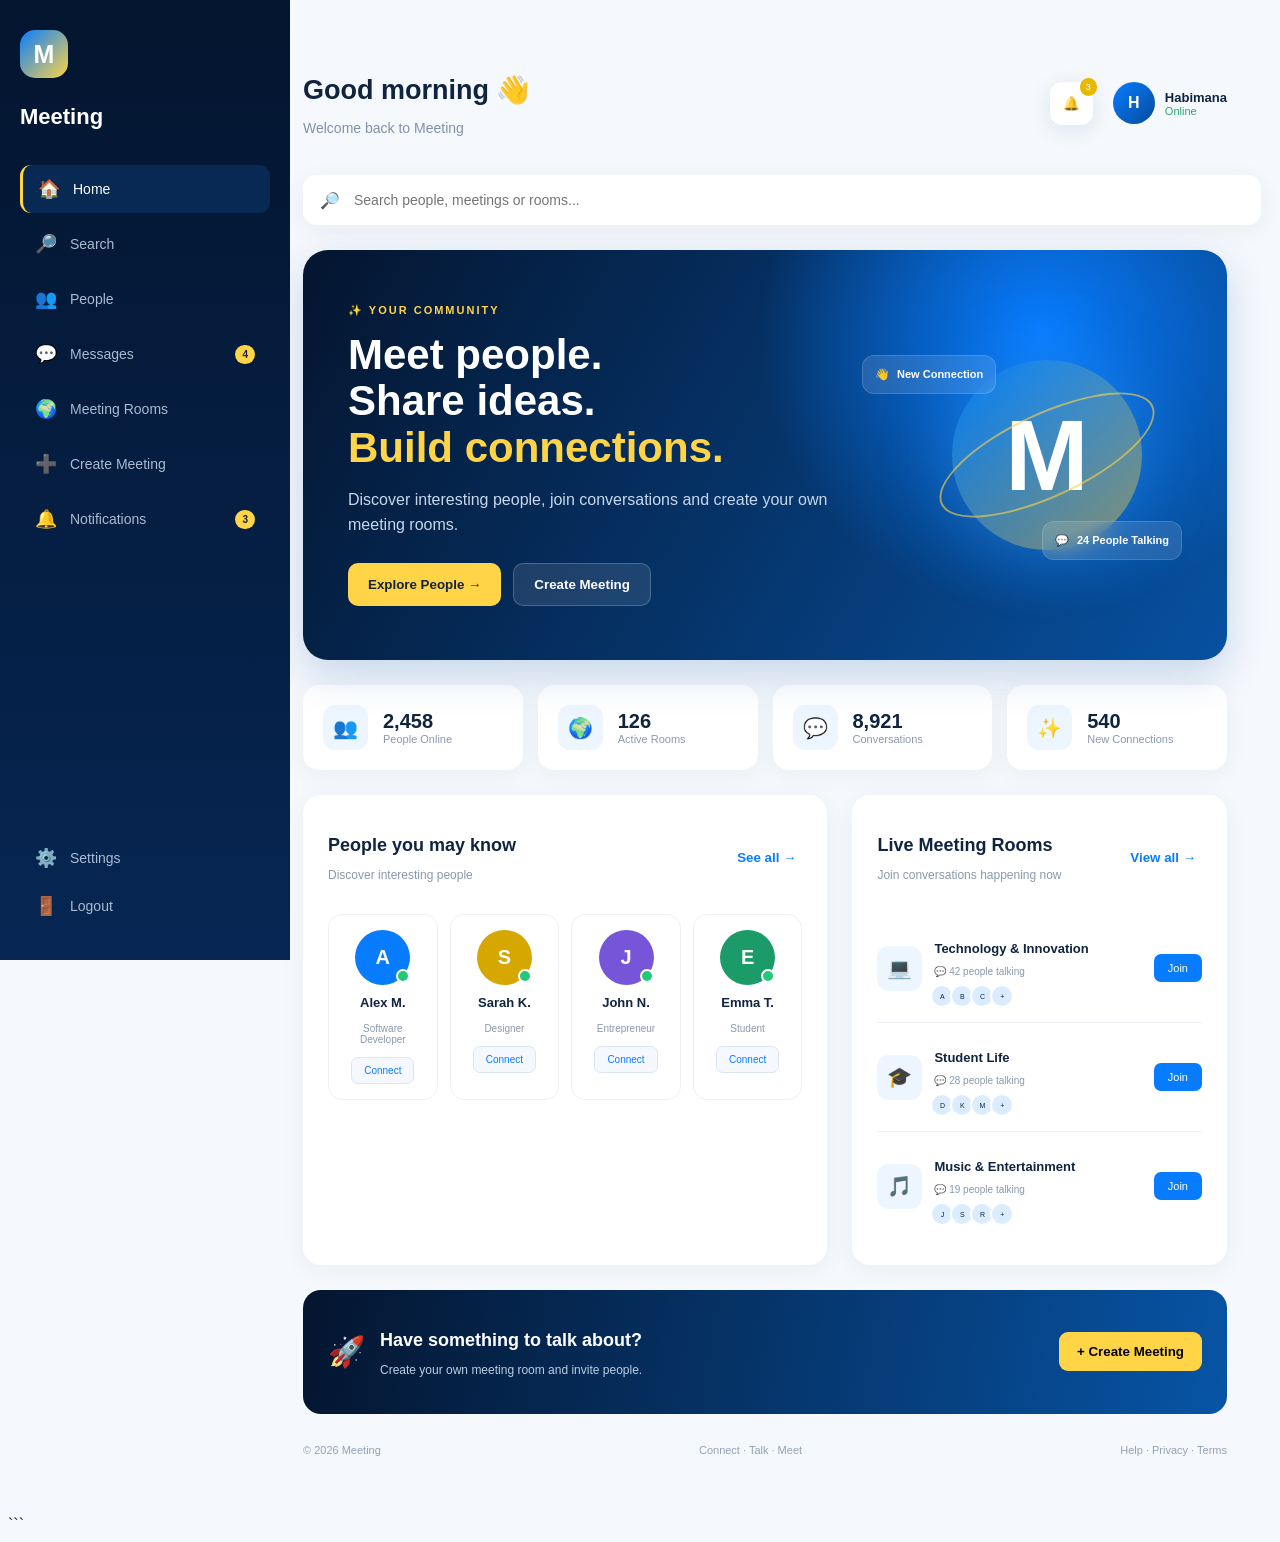
<file: home.html>
```html
<!DOCTYPE html>
<html lang="en">

<head>

    <meta charset="UTF-8">

    <meta name="viewport"
          content="width=device-width, initial-scale=1.0">

    <title>Meeting | Home</title>

    <link rel="stylesheet" href="home.css">

</head>


<body>


<!-- ================= SIDEBAR ================= -->

<aside class="sidebar">

    <div class="logo">
        M
    </div>

    <h2>Meeting</h2>


    <nav>

        <button class="nav-item active">
            <span>🏠</span>
            Home
        </button>

        <button class="nav-item">
            <span>🔎</span>
            Search
        </button>

        <button class="nav-item">
            <span>👥</span>
            People
        </button>

        <button class="nav-item">
            <span>💬</span>
            Messages
            <b>4</b>
        </button>

        <button class="nav-item">
            <span>🌍</span>
            Meeting Rooms
        </button>

        <button class="nav-item">
            <span>➕</span>
            Create Meeting
        </button>

        <button class="nav-item">
            <span>🔔</span>
            Notifications
            <b>3</b>
        </button>

    </nav>


    <div class="sidebar-bottom">

        <button class="nav-item">
            <span>⚙️</span>
            Settings
        </button>

        <button class="nav-item">
            <span>🚪</span>
            Logout
        </button>

    </div>

</aside>



<!-- ================= MAIN ================= -->

<main class="main">


    <!-- TOP BAR -->

    <header class="topbar">

        <div>

            <h1>
                Good morning 👋
            </h1>

            <p>
                Welcome back to Meeting
            </p>

        </div>


        <div class="top-actions">

            <button class="icon-button">
                🔔
                <span>3</span>
            </button>

            <div class="profile-mini">

                <div class="avatar">
                    H
                </div>

                <div>
                    <strong>Habimana</strong>
                    <small>Online</small>
                </div>

            </div>

        </div>

    </header>



    <!-- ================= SEARCH ================= -->

    <div class="search">

        <span>🔎</span>

        <input
            type="text"
            id="searchInput"
            placeholder="Search people, meetings or rooms..."
        >

    </div>



    <!-- ================= HERO ================= -->

    <section class="hero">

        <div class="hero-content">

            <span class="hero-label">
                ✨ YOUR COMMUNITY
            </span>

            <h2>
                Meet people.<br>
                Share ideas.<br>
                <strong>Build connections.</strong>
            </h2>

            <p>
                Discover interesting people, join conversations
                and create your own meeting rooms.
            </p>

            <div class="hero-buttons">

                <button class="primary">
                    Explore People →
                </button>

                <button class="secondary">
                    Create Meeting
                </button>

            </div>

        </div>


        <div class="hero-art">

            <div class="floating-card card-one">
                👋
                <strong>New Connection</strong>
            </div>

            <div class="floating-card card-two">
                💬
                <strong>24 People Talking</strong>
            </div>

            <div class="big-m">

                M

                <div class="orbit"></div>

            </div>

        </div>

    </section>



    <!-- ================= STATS ================= -->

    <section class="stats">

        <div class="stat">

            <span>👥</span>

            <div>
                <strong>2,458</strong>
                <small>People Online</small>
            </div>

        </div>


        <div class="stat">

            <span>🌍</span>

            <div>
                <strong>126</strong>
                <small>Active Rooms</small>
            </div>

        </div>


        <div class="stat">

            <span>💬</span>

            <div>
                <strong>8,921</strong>
                <small>Conversations</small>
            </div>

        </div>


        <div class="stat">

            <span>✨</span>

            <div>
                <strong>540</strong>
                <small>New Connections</small>
            </div>

        </div>

    </section>



    <!-- ================= CONTENT GRID ================= -->

    <div class="content-grid">


        <!-- DISCOVER PEOPLE -->

        <section class="section">

            <div class="section-title">

                <div>
                    <h2>People you may know</h2>
                    <p>Discover interesting people</p>
                </div>

                <button>
                    See all →
                </button>

            </div>


            <div class="people-grid">


                <article class="person">

                    <div class="person-avatar blue-avatar">
                        A
                        <i></i>
                    </div>

                    <h3>Alex M.</h3>

                    <p>Software Developer</p>

                    <button>Connect</button>

                </article>


                <article class="person">

                    <div class="person-avatar gold-avatar">
                        S
                        <i></i>
                    </div>

                    <h3>Sarah K.</h3>

                    <p>Designer</p>

                    <button>Connect</button>

                </article>


                <article class="person">

                    <div class="person-avatar purple-avatar">
                        J
                        <i></i>
                    </div>

                    <h3>John N.</h3>

                    <p>Entrepreneur</p>

                    <button>Connect</button>

                </article>


                <article class="person">

                    <div class="person-avatar green-avatar">
                        E
                        <i></i>
                    </div>

                    <h3>Emma T.</h3>

                    <p>Student</p>

                    <button>Connect</button>

                </article>

            </div>

        </section>



        <!-- ACTIVE ROOMS -->

        <section class="section rooms-section">

            <div class="section-title">

                <div>
                    <h2>Live Meeting Rooms</h2>
                    <p>Join conversations happening now</p>
                </div>

                <button>
                    View all →
                </button>

            </div>


            <div class="room">


                <div class="room-icon">
                    💻
                </div>

                <div class="room-info">

                    <h3>Technology & Innovation</h3>

                    <p>
                        💬 42 people talking
                    </p>

                    <div class="members">

                        <span>A</span>
                        <span>B</span>
                        <span>C</span>
                        <span>+</span>

                    </div>

                </div>

                <button class="join">
                    Join
                </button>

            </div>


            <div class="room">

                <div class="room-icon">
                    🎓
                </div>

                <div class="room-info">

                    <h3>Student Life</h3>

                    <p>
                        💬 28 people talking
                    </p>

                    <div class="members">

                        <span>D</span>
                        <span>K</span>
                        <span>M</span>
                        <span>+</span>

                    </div>

                </div>

                <button class="join">
                    Join
                </button>

            </div>


            <div class="room">

                <div class="room-icon">
                    🎵
                </div>

                <div class="room-info">

                    <h3>Music & Entertainment</h3>

                    <p>
                        💬 19 people talking
                    </p>

                    <div class="members">

                        <span>J</span>
                        <span>S</span>
                        <span>R</span>
                        <span>+</span>

                    </div>

                </div>

                <button class="join">
                    Join
                </button>

            </div>

        </section>

    </div>



    <!-- ================= CREATE MEETING ================= -->

    <section class="create">

        <div>

            <span>🚀</span>

            <div>

                <h2>
                    Have something to talk about?
                </h2>

                <p>
                    Create your own meeting room and invite people.
                </p>

            </div>

        </div>

        <button>
            + Create Meeting
        </button>

    </section>



    <!-- ================= FOOTER ================= -->

    <footer>

        <span>
            © 2026 Meeting
        </span>

        <span>
            Connect · Talk · Meet
        </span>

        <span>
            Help · Privacy · Terms
        </span>

    </footer>


</main>



<script src="home.js"></script>

</body>
</html>
```
</file>
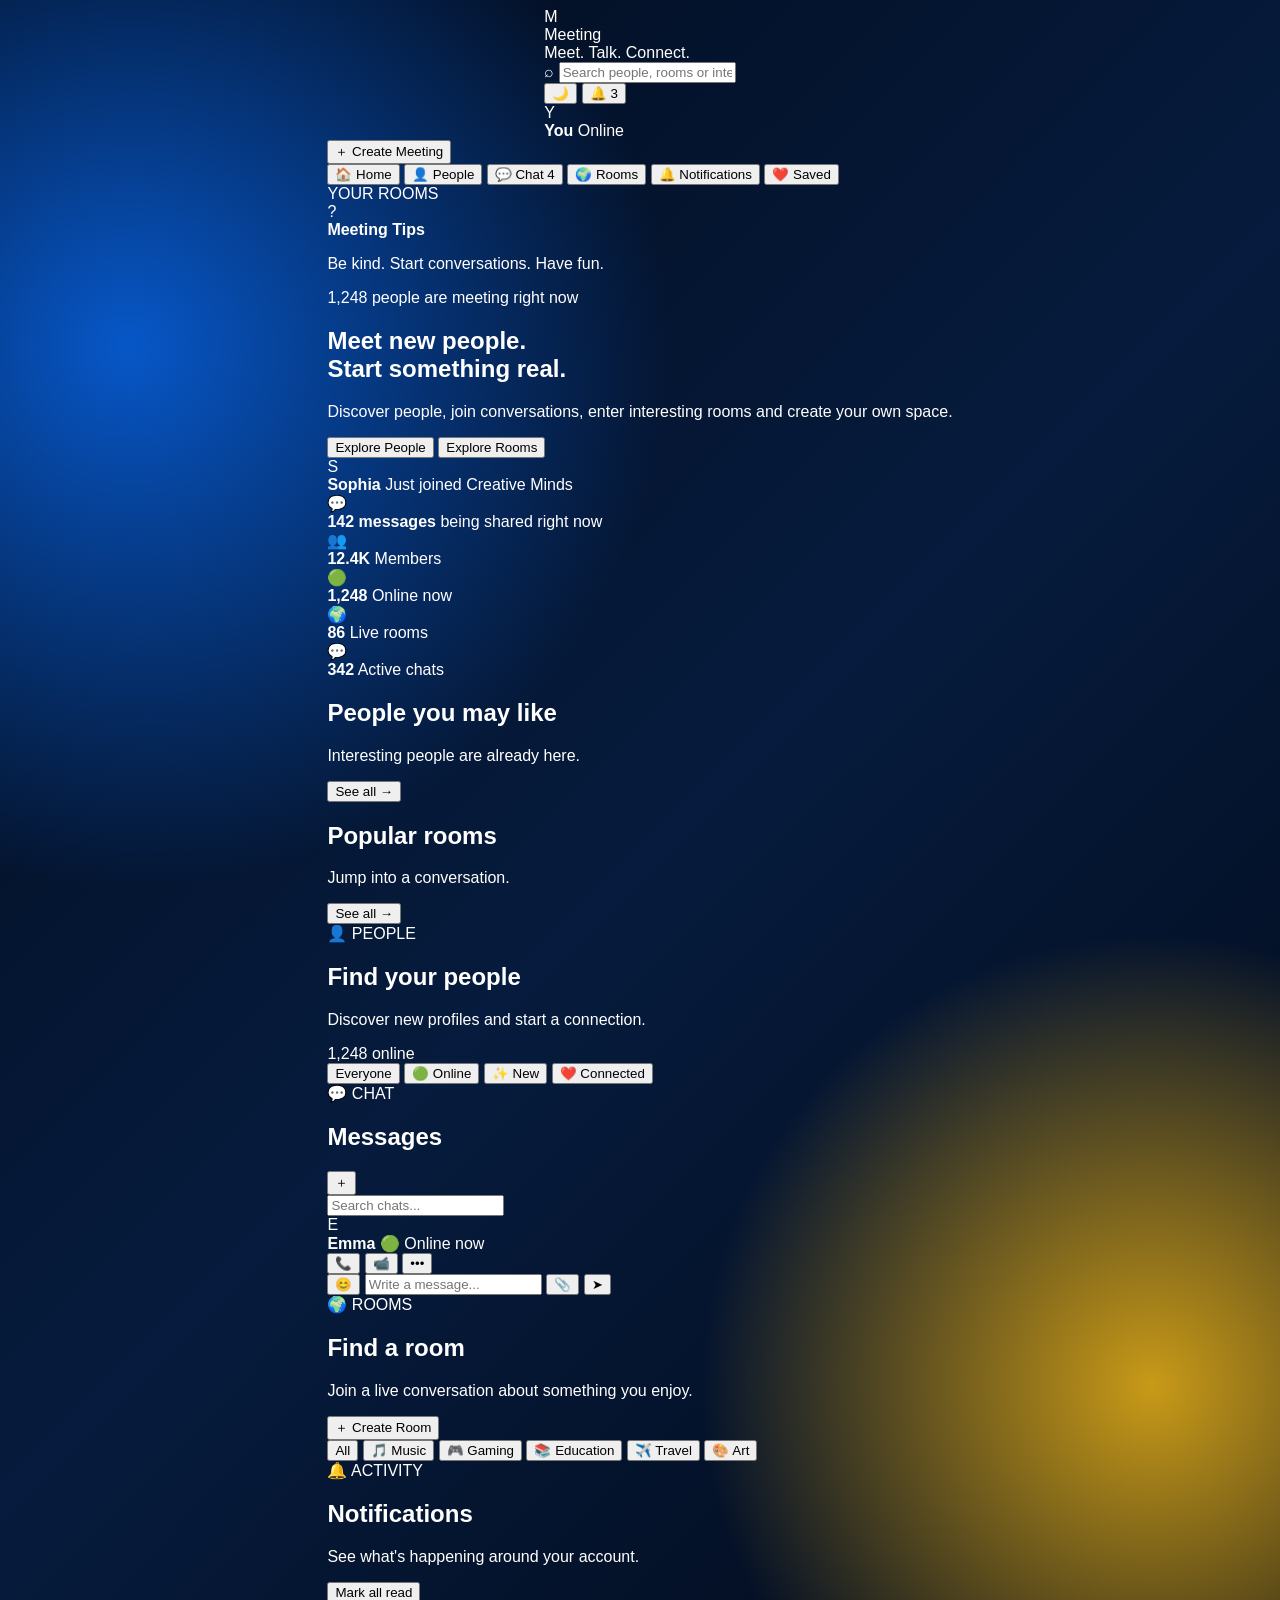
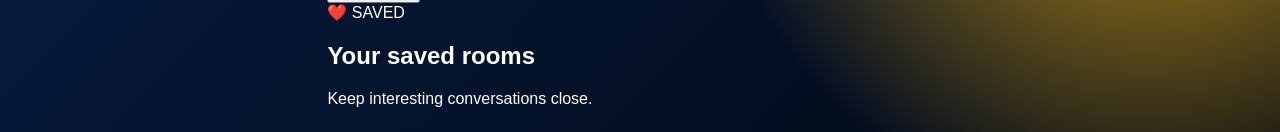
<file: meeting.html>
<!DOCTYPE html>
<html lang="en">
<head>
    <meta charset="UTF-8">
    <meta name="viewport" content="width=device-width, initial-scale=1.0">
    <title>Meeting — Meet. Talk. Connect.</title>
    <link rel="stylesheet" href="style.css">
</head>

<body>

    <!-- =========================
         TOP NAVBAR
    ========================== -->
    <header class="navbar">

        <div class="logo-area">
            <div class="logo-mark">M</div>

            <div>
                <div class="logo-text">Meeting</div>
                <div class="logo-subtitle">Meet. Talk. Connect.</div>
            </div>
        </div>

        <div class="search-box">
            <span>⌕</span>
            <input
                type="text"
                id="searchInput"
                placeholder="Search people, rooms or interests..."
            >
        </div>

        <div class="navbar-actions">

            <button class="round-btn" id="themeBtn" title="Change theme">
                🌙
            </button>

            <button class="round-btn notification-button" id="notificationBtn" title="Notifications">
                🔔
                <span class="notification-count" id="notificationCount">3</span>
            </button>

            <div class="nav-user">
                <div class="mini-avatar">Y</div>
                <div class="nav-user-text">
                    <strong id="navUsername">You</strong>
                    <span>Online</span>
                </div>
            </div>

        </div>

    </header>


    <!-- =========================
         APP LAYOUT
    ========================== -->
    <div class="app-layout">

        <!-- =========================
             SIDEBAR
        ========================== -->
        <aside class="sidebar">

            <button class="create-btn" id="createMeetingBtn">
                <span>＋</span>
                Create Meeting
            </button>

            <div class="menu">

                <button class="menu-item active" data-section="home">
                    <span>🏠</span>
                    <span>Home</span>
                </button>

                <button class="menu-item" data-section="people">
                    <span>👤</span>
                    <span>People</span>
                </button>

                <button class="menu-item" data-section="chat">
                    <span>💬</span>
                    <span>Chat</span>
                    <span class="menu-badge" id="messageBadge">4</span>
                </button>

                <button class="menu-item" data-section="rooms">
                    <span>🌍</span>
                    <span>Rooms</span>
                </button>

                <button class="menu-item" data-section="notifications">
                    <span>🔔</span>
                    <span>Notifications</span>
                </button>

                <button class="menu-item" data-section="saved">
                    <span>❤️</span>
                    <span>Saved</span>
                </button>

            </div>


            <div class="sidebar-heading">
                YOUR ROOMS
            </div>

            <div id="yourRooms"></div>


            <div class="sidebar-footer">

                <div class="help-card">
                    <div class="help-circle">?</div>

                    <div>
                        <strong>Meeting Tips</strong>
                        <p>Be kind. Start conversations. Have fun.</p>
                    </div>
                </div>

            </div>

        </aside>


        <!-- =========================
             MAIN CONTENT
        ========================== -->
        <main class="main-content">

            <!-- HOME SECTION -->
            <section class="page-section active-section" id="homeSection">

                <!-- HERO -->
                <div class="hero">

                    <div class="hero-glow glow-one"></div>
                    <div class="hero-glow glow-two"></div>

                    <div class="hero-content">

                        <div class="live-pill">
                            <span class="live-dot"></span>
                            1,248 people are meeting right now
                        </div>

                        <h1>
                            Meet new people.<br>
                            <span>Start something real.</span>
                        </h1>

                        <p>
                            Discover people, join conversations,
                            enter interesting rooms and create your own space.
                        </p>

                        <div class="hero-actions">

                            <button class="hero-primary" id="heroPeopleBtn">
                                Explore People
                            </button>

                            <button class="hero-secondary" id="heroRoomsBtn">
                                Explore Rooms
                            </button>

                        </div>

                    </div>

                    <div class="hero-side">

                        <div class="floating-card floating-card-one">
                            <div class="floating-avatar avatar-purple">S</div>
                            <div>
                                <strong>Sophia</strong>
                                <span>Just joined Creative Minds</span>
                            </div>
                            <span class="tiny-online"></span>
                        </div>

                        <div class="floating-card floating-card-two">
                            <div class="floating-icon">💬</div>
                            <div>
                                <strong>142 messages</strong>
                                <span>being shared right now</span>
                            </div>
                        </div>

                    </div>

                </div>


                <!-- STATS -->
                <div class="stats-grid">

                    <div class="stat-card">
                        <div class="stat-icon purple-icon">👥</div>
                        <div>
                            <strong>12.4K</strong>
                            <span>Members</span>
                        </div>
                    </div>

                    <div class="stat-card">
                        <div class="stat-icon green-icon">🟢</div>
                        <div>
                            <strong>1,248</strong>
                            <span>Online now</span>
                        </div>
                    </div>

                    <div class="stat-card">
                        <div class="stat-icon orange-icon">🌍</div>
                        <div>
                            <strong>86</strong>
                            <span>Live rooms</span>
                        </div>
                    </div>

                    <div class="stat-card">
                        <div class="stat-icon pink-icon">💬</div>
                        <div>
                            <strong>342</strong>
                            <span>Active chats</span>
                        </div>
                    </div>

                </div>


                <!-- PEOPLE PREVIEW -->
                <div class="section-block" id="peopleBlock">

                    <div class="section-header">
                        <div>
                            <h2>People you may like</h2>
                            <p>Interesting people are already here.</p>
                        </div>

                        <button class="link-button" data-go="people">
                            See all →
                        </button>
                    </div>

                    <div class="people-grid" id="homePeopleGrid"></div>

                </div>


                <!-- ROOMS PREVIEW -->
                <div class="section-block" id="roomsBlock">

                    <div class="section-header">
                        <div>
                            <h2>Popular rooms</h2>
                            <p>Jump into a conversation.</p>
                        </div>

                        <button class="link-button" data-go="rooms">
                            See all →
                        </button>
                    </div>

                    <div class="rooms-grid" id="homeRoomsGrid"></div>

                </div>

            </section>


            <!-- PEOPLE SECTION -->
            <section class="page-section" id="peopleSection">

                <div class="large-page-header">
                    <div>
                        <div class="eyebrow">👤 PEOPLE</div>
                        <h1>Find your people</h1>
                        <p>Discover new profiles and start a connection.</p>
                    </div>

                    <div class="people-online-pill">
                        <span></span>
                        1,248 online
                    </div>
                </div>

                <div class="filter-row">

                    <button class="filter-btn active-filter" data-filter="all">
                        Everyone
                    </button>

                    <button class="filter-btn" data-filter="online">
                        🟢 Online
                    </button>

                    <button class="filter-btn" data-filter="new">
                        ✨ New
                    </button>

                    <button class="filter-btn" data-filter="friends">
                        ❤️ Connected
                    </button>

                </div>

                <div class="people-full-grid" id="peopleFullGrid"></div>

            </section>


            <!-- CHAT SECTION -->
            <section class="page-section" id="chatSection">

                <div class="chat-page">

                    <div class="conversation-list">

                        <div class="chat-list-header">
                            <div>
                                <div class="eyebrow">💬 CHAT</div>
                                <h2>Messages</h2>
                            </div>

                            <button class="small-action-btn" id="newChatBtn">
                                ＋
                            </button>
                        </div>

                        <div class="conversation-search">
                            <input
                                type="text"
                                id="chatSearchInput"
                                placeholder="Search chats..."
                            >
                        </div>

                        <div id="conversationList"></div>

                    </div>


                    <div class="chat-main">

                        <div class="chat-main-header">

                            <div class="chat-contact">
                                <div class="chat-avatar" id="chatAvatar">E</div>

                                <div>
                                    <strong id="chatPersonName">Emma</strong>
                                    <span id="chatPersonStatus">🟢 Online now</span>
                                </div>
                            </div>

                            <div class="chat-header-actions">
                                <button>📞</button>
                                <button>📹</button>
                                <button>•••</button>
                            </div>

                        </div>

                        <div class="chat-messages" id="chatMessages"></div>

                        <form class="chat-form" id="chatForm">

                            <button type="button" class="chat-tool" id="emojiBtn">
                                😊
                            </button>

                            <input
                                type="text"
                                id="chatInput"
                                placeholder="Write a message..."
                                autocomplete="off"
                            >

                            <button type="button" class="chat-tool">
                                📎
                            </button>

                            <button type="submit" class="send-btn">
                                ➤
                            </button>

                        </form>

                    </div>

                </div>

            </section>


            <!-- ROOMS SECTION -->
            <section class="page-section" id="roomsSection">

                <div class="large-page-header">
                    <div>
                        <div class="eyebrow">🌍 ROOMS</div>
                        <h1>Find a room</h1>
                        <p>Join a live conversation about something you enjoy.</p>
                    </div>

                    <button class="header-create-btn" id="roomsCreateBtn">
                        ＋ Create Room
                    </button>
                </div>

                <div class="category-row">

                    <button class="category-btn active-category" data-category="all">
                        All
                    </button>

                    <button class="category-btn" data-category="music">
                        🎵 Music
                    </button>

                    <button class="category-btn" data-category="gaming">
                        🎮 Gaming
                    </button>

                    <button class="category-btn" data-category="education">
                        📚 Education
                    </button>

                    <button class="category-btn" data-category="travel">
                        ✈️ Travel
                    </button>

                    <button class="category-btn" data-category="art">
                        🎨 Art
                    </button>

                </div>

                <div class="rooms-full-grid" id="roomsFullGrid"></div>

            </section>


            <!-- NOTIFICATIONS SECTION -->
            <section class="page-section" id="notificationsSection">

                <div class="large-page-header">
                    <div>
                        <div class="eyebrow">🔔 ACTIVITY</div>
                        <h1>Notifications</h1>
                        <p>See what's happening around your account.</p>
                    </div>

                    <button class="header-create-btn" id="markAllReadBtn">
                        Mark all read
                    </button>
                </div>

                <div class="notification-list" id="notificationList"></div>

            </section>


            <!-- SAVED SECTION -->
            <section class="page-section" id="savedSection">

                <div class="large-page-header">
                    <div>
                        <div class="eyebrow">❤️ SAVED</div>
                        <h1>Your saved rooms</h1>
                        <p>Keep interesting conversations close.</p>
                    </div>
                </div>

                <div class="rooms-full-grid" id="savedRoomsGrid"></div>

                <div class="empty-state hidden" id="savedEmpty">
                    <div>♡</div>
                    <h3>Nothing saved yet</h3>
                    <p>Tap the heart on a room to save it here.</p>
                </div>

            </section>

        </main>

    </div>


    <!-- =========================
         CHAT POPUP
    ========================== -->
    <div class="mini-chat hidden" id="miniChat">

        <div class="mini-chat-header">

            <div>
                <strong id="miniChatTitle">Meeting Chat</strong>
                <span>Live conversation</span>
            </div>

            <button id="closeMiniChat">×</button>

        </div>

        <div class="mini-chat-body" id="miniChatBody">

            <div class="mini-message">
                <div class="mini-message-avatar">D</div>

                <div>
                    <small>Daniel</small>
                    <p>Hey everyone! 👋</p>
                </div>
            </div>

            <div class="mini-message">
                <div class="mini-message-avatar">E</div>

                <div>
                    <small>Emma</small>
                    <p>Nice meeting you all!</p>
                </div>
            </div>

        </div>

        <form class="mini-chat-form" id="miniChatForm">

            <input
                type="text"
                id="miniChatInput"
                placeholder="Say something..."
                autocomplete="off"
            >

            <button type="submit">➤</button>

        </form>

    </div>


    <!-- =========================
         CREATE ROOM MODAL
    ========================== -->
    <div class="modal hidden" id="createModal">

        <div class="modal-card">

            <button class="modal-close" id="closeCreateModal">×</button>

            <div class="eyebrow">➕ NEW ROOM</div>

            <h2>Create a Meeting</h2>
            <p>Give people a reason to join you.</p>

            <form id="createRoomForm">

                <label for="roomName">Room name</label>
                <input
                    type="text"
                    id="roomName"
                    placeholder="Example: Late Night Ideas"
                    required
                >

                <label for="roomDescription">Description</label>
                <textarea
                    id="roomDescription"
                    rows="4"
                    placeholder="What are people going to talk about?"
                ></textarea>

                <label for="roomCategory">Category</label>
                <select id="roomCategory">
                    <option value="general">💬 General</option>
                    <option value="music">🎵 Music</option>
                    <option value="gaming">🎮 Gaming</option>
                    <option value="education">📚 Education</option>
                    <option value="travel">✈️ Travel</option>
                    <option value="art">🎨 Art</option>
                </select>

                <button class="submit-create" type="submit">
                    Create Meeting
                </button>

            </form>

        </div>

    </div>


    <!-- =========================
         PROFILE POPUP
    ========================== -->
    <div class="modal hidden" id="profileModal">

        <div class="profile-card">

            <button class="modal-close" id="closeProfileModal">×</button>

            <div class="profile-cover"></div>

            <div class="profile-photo" id="profilePhoto">E</div>

            <div class="profile-content">

                <div class="profile-status">
                    <span></span>
                    Online
                </div>

                <h2 id="profileName">Emma</h2>

                <p id="profileBio">
                    Photography lover, traveler and storyteller.
                </p>

                <div class="profile-tags" id="profileTags"></div>

                <div class="profile-meta" id="profileMeta"></div>

                <div class="profile-actions">

                    <button class="profile-connect" id="profileConnectBtn">
                        Connect
                    </button>

                    <button class="profile-message" id="profileMessageBtn">
                        💬 Message
                    </button>

                </div>

            </div>

        </div>

    </div>


    <!-- =========================
         TOAST
    ========================== -->
    <div class="toast hidden" id="toast">
        <div class="toast-icon">✓</div>

        <div>
            <strong id="toastTitle">Meeting</strong>
            <p id="toastMessage">Done</p>
        </div>
    </div>


    <script src="script.js"></script>
</body>
</html>
</file>
<file: home.css>
```css
* {
    margin: 0;
    padding: 0;
    box-sizing: border-box;
}

body {
    font-family: Arial, sans-serif;

    background: #f5f8fc;

    color: #10233f;
}


/* ================= SIDEBAR ================= */

.sidebar {

    position: fixed;

    left: 0;
    top: 0;

    width: 250px;
    height: 100vh;

    background:
        linear-gradient(
            180deg,
            #04152f,
            #062653
        );

    color: white;

    padding: 30px 20px;

    display: flex;
    flex-direction: column;

    z-index: 100;
}


.logo {

    width: 48px;
    height: 48px;

    border-radius: 15px;

    display: flex;
    align-items: center;
    justify-content: center;

    background:
        linear-gradient(
            135deg,
            #087cff,
            #ffd447
        );

    font-size: 25px;
    font-weight: bold;

    margin-bottom: 8px;
}


.sidebar h2 {

    font-size: 22px;

    margin-bottom: 35px;
}


nav {

    display: flex;

    flex-direction: column;

    gap: 7px;
}


.nav-item {

    width: 100%;

    border: none;

    background: transparent;

    color: #aabbd2;

    padding: 13px 15px;

    border-radius: 11px;

    display: flex;

    align-items: center;

    gap: 13px;

    cursor: pointer;

    text-align: left;

    font-size: 14px;

    transition: .25s;
}


.nav-item span {

    font-size: 18px;
}


.nav-item:hover,
.nav-item.active {

    background: rgba(30,140,255,.15);

    color: white;
}


.nav-item.active {

    border-left: 3px solid #ffd447;
}


.nav-item b {

    margin-left: auto;

    background: #ffd447;

    color: #14223a;

    font-size: 10px;

    padding: 4px 7px;

    border-radius: 20px;
}


.sidebar-bottom {

    margin-top: auto;
}


/* ================= MAIN ================= */

.main {

    margin-left: 250px;

    padding: 30px 45px;

    max-width: 1500px;
}


/* TOP BAR */

.topbar {

    display: flex;

    justify-content: space-between;

    align-items: center;

    margin-bottom: 25px;
}


.topbar h1 {

    font-size: 27px;

    margin-bottom: 5px;
}


.topbar p {

    color: #8291a7;

    font-size: 14px;
}


.top-actions {

    display: flex;

    align-items: center;

    gap: 20px;
}


.icon-button {

    position: relative;

    border: none;

    background: white;

    width: 43px;
    height: 43px;

    border-radius: 12px;

    cursor: pointer;

    box-shadow: 0 5px 20px #dce4ee;
}


.icon-button span {

    position: absolute;

    top: -4px;
    right: -4px;

    background: #e9b900;

    color: white;

    font-size: 9px;

    padding: 4px 6px;

    border-radius: 20px;
}


.profile-mini {

    display: flex;

    align-items: center;

    gap: 10px;
}


.profile-mini strong {

    display: block;

    font-size: 13px;
}


.profile-mini small {

    color: #28a86b;

    font-size: 11px;
}


.avatar {

    width: 42px;
    height: 42px;

    border-radius: 50%;

    display: flex;
    align-items: center;
    justify-content: center;

    color: white;

    font-weight: bold;

    background:
        linear-gradient(
            135deg,
            #087cff,
            #064c9c
        );
}


/* SEARCH */

.search {

    width: 100%;

    height: 50px;

    background: white;

    border-radius: 13px;

    display: flex;

    align-items: center;

    gap: 12px;

    padding: 0 17px;

    margin-bottom: 25px;

    box-shadow: 0 5px 25px rgba(30,60,100,.06);
}


.search input {

    flex: 1;

    border: none;

    outline: none;

    font-size: 14px;
}


/* HERO */

.hero {

    min-height: 320px;

    border-radius: 25px;

    overflow: hidden;

    position: relative;

    display: flex;

    align-items: center;

    justify-content: space-between;

    padding: 45px;

    color: white;

    background:
        radial-gradient(
            circle at 80% 20%,
            #087cff,
            transparent 35%
        ),
        linear-gradient(
            120deg,
            #04152f,
            #0751a1
        );

    box-shadow: 0 15px 40px rgba(10,80,160,.2);
}


.hero-content {

    max-width: 570px;

    position: relative;

    z-index: 2;
}


.hero-label {

    font-size: 11px;

    letter-spacing: 2px;

    color: #ffd447;

    font-weight: bold;
}


.hero h2 {

    font-size: 42px;

    line-height: 1.1;

    margin: 15px 0;
}


.hero h2 strong {

    color: #ffd447;
}


.hero p {

    color: #c7d8ed;

    line-height: 1.6;

    max-width: 500px;
}


.hero-buttons {

    display: flex;

    gap: 12px;

    margin-top: 25px;
}


.primary,
.secondary {

    padding: 13px 20px;

    border-radius: 10px;

    cursor: pointer;

    font-weight: bold;

    border: none;
}


.primary {

    background: #ffd447;

    color: #14223a;
}


.secondary {

    background: rgba(255,255,255,.1);

    border: 1px solid rgba(255,255,255,.2);

    color: white;
}


/* HERO ART */

.hero-art {

    position: relative;

    width: 320px;
    height: 250px;
}


.big-m {

    position: absolute;

    width: 190px;
    height: 190px;

    border-radius: 50%;

    display: flex;

    align-items: center;
    justify-content: center;

    font-size: 100px;

    font-weight: bold;

    color: white;

    background:
        linear-gradient(
            135deg,
            rgba(0,130,255,.8),
            rgba(255,203,54,.5)
        );

    right: 40px;
    top: 30px;

    box-shadow:
        0 0 70px rgba(50,160,255,.4);
}


.orbit {

    position: absolute;

    width: 230px;
    height: 80px;

    border: 2px solid rgba(255,212,71,.6);

    border-radius: 50%;

    transform: rotate(-25deg);
}


.floating-card {

    position: absolute;

    background: rgba(255,255,255,.12);

    backdrop-filter: blur(10px);

    border: 1px solid rgba(255,255,255,.15);

    padding: 12px;

    border-radius: 12px;

    font-size: 11px;

    z-index: 3;
}


.floating-card strong {

    margin-left: 5px;
}


.card-one {

    left: 0;

    top: 25px;
}


.card-two {

    right: 0;

    bottom: 20px;
}


/* STATS */

.stats {

    display: grid;

    grid-template-columns:
        repeat(4, 1fr);

    gap: 15px;

    margin: 25px 0;
}


.stat {

    background: white;

    padding: 20px;

    border-radius: 16px;

    display: flex;

    align-items: center;

    gap: 15px;

    box-shadow: 0 5px 25px rgba(30,60,100,.05);
}


.stat > span {

    width: 45px;
    height: 45px;

    display: flex;

    align-items: center;
    justify-content: center;

    border-radius: 12px;

    background: #edf6ff;

    font-size: 20px;
}


.stat strong {

    display: block;

    font-size: 20px;
}


.stat small {

    color: #8a99ad;

    font-size: 11px;
}


/* CONTENT */

.content-grid {

    display: grid;

    grid-template-columns:
        1.4fr 1fr;

    gap: 25px;
}


.section {

    background: white;

    padding: 25px;

    border-radius: 18px;

    box-shadow:
        0 5px 25px rgba(30,60,100,.05);
}


.section-title {

    display: flex;

    justify-content: space-between;

    align-items: center;

    margin-bottom: 20px;
}


.section-title h2 {

    font-size: 18px;

    margin-bottom: 5px;
}


.section-title p {

    color: #8a99ad;

    font-size: 12px;
}


.section-title button {

    border: none;

    background: none;

    color: #087cff;

    font-weight: bold;

    cursor: pointer;
}


/* PEOPLE */

.people-grid {

    display: grid;

    grid-template-columns:
        repeat(4,1fr);

    gap: 12px;
}


.person {

    text-align: center;

    border: 1px solid #edf1f6;

    border-radius: 14px;

    padding: 15px;
}


.person-avatar {

    width: 55px;
    height: 55px;

    margin: auto;

    border-radius: 50%;

    display: flex;

    align-items: center;
    justify-content: center;

    position: relative;

    color: white;

    font-weight: bold;

    font-size: 20px;
}


.person-avatar i {

    position: absolute;

    width: 10px;
    height: 10px;

    background: #23c878;

    border: 2px solid white;

    border-radius: 50%;

    right: 0;
    bottom: 2px;
}


.blue-avatar {
    background: #087cff;
}


.gold-avatar {
    background: #d5a700;
}


.purple-avatar {
    background: #7655d9;
}


.green-avatar {
    background: #1a9b67;
}


.person h3 {

    font-size: 13px;

    margin-top: 10px;
}


.person p {

    color: #8a99ad;

    font-size: 10px;

    margin: 5px 0 12px;
}


.person button {

    border: 1px solid #dbe6f3;

    background: #f5f9ff;

    color: #087cff;

    border-radius: 7px;

    padding: 7px 12px;

    cursor: pointer;

    font-size: 10px;
}


/* ROOMS */

.room {

    display: flex;

    align-items: center;

    gap: 12px;

    padding: 14px 0;

    border-bottom: 1px solid #edf1f6;
}


.room:last-child {

    border-bottom: none;
}


.room-icon {

    width: 45px;
    height: 45px;

    border-radius: 12px;

    background: #edf6ff;

    display: flex;

    align-items: center;
    justify-content: center;

    font-size: 20px;
}


.room-info {

    flex: 1;
}


.room-info h3 {

    font-size: 13px;

    margin-bottom: 5px;
}


.room-info p {

    color: #8a99ad;

    font-size: 10px;

    margin-bottom: 7px;
}


.members {

    display: flex;
}


.members span {

    width: 20px;
    height: 20px;

    border-radius: 50%;

    background: #dcecff;

    border: 2px solid white;

    display: flex;

    align-items: center;
    justify-content: center;

    font-size: 7px;

    margin-left: -4px;
}


.join {

    border: none;

    background: #087cff;

    color: white;

    border-radius: 7px;

    padding: 8px 14px;

    cursor: pointer;

    font-size: 11px;
}


/* CREATE */

.create {

    margin-top: 25px;

    padding: 25px;

    border-radius: 18px;

    background:
        linear-gradient(
            100deg,
            #04152f,
            #0754a5
        );

    color: white;

    display: flex;

    justify-content: space-between;

    align-items: center;
}


.create > div {

    display: flex;

    align-items: center;

    gap: 15px;
}


.create > div > span {

    font-size: 30px;
}


.create h2 {

    font-size: 18px;

    margin-bottom: 5px;
}


.create p {

    color: #bbcee4;

    font-size: 12px;
}


.create button {

    background: #ffd447;

    border: none;

    padding: 12px 18px;

    border-radius: 9px;

    font-weight: bold;

    cursor: pointer;
}


/* FOOTER */

footer {

    padding: 30px 0;

    display: flex;

    justify-content: space-between;

    color: #94a2b5;

    font-size: 11px;
}


/* ================= RESPONSIVE ================= */

@media(max-width:1000px) {

    .sidebar {

        width: 75px;

        padding: 25px 12px;
    }

    .sidebar h2 {

        display: none;
    }

    .nav-item {

        justify-content: center;

        font-size: 0;
    }

    .nav-item span {

        font-size: 20px;
    }

    .nav-item b {

        display: none;
    }

    .main {

        margin-left: 75px;

        padding: 25px;
    }

    .stats {

        grid-template-columns:
            repeat(2,1fr);
    }

    .content-grid {

        grid-template-columns: 1fr;
    }
}


@media(max-width:700px) {

    .main {

        padding: 15px;
    }

    .hero {

        padding: 30px;

        min-height: 400px;
    }

    .hero h2 {

        font-size: 32px;
    }

    .hero-art {

        display: none;
    }

    .people-grid {

        grid-template-columns:
            repeat(2,1fr);
    }

    .create {

        flex-direction: column;

        align-items: flex-start;

        gap: 20px;
    }

    footer {

        flex-direction: column;

        gap: 10px;
    }
}


@media(max-width:500px) {

    .sidebar {

        position: fixed;

        bottom: 0;
        top: auto;

        width: 100%;
        height: 65px;

        padding: 8px;

        flex-direction: row;

        justify-content: center;
    }

    .sidebar .logo,
    .sidebar h2,
    .sidebar-bottom {

        display: none;
    }

    nav {

        flex-direction: row;

        width: 100%;

        justify-content: space-around;
    }

    .nav-item {

        padding: 8px;

        width: auto;
    }

    .main {

        margin-left: 0;

        padding-bottom: 85px;
    }

    .topbar h1 {

        font-size: 20px;
    }

    .profile-mini div:last-child {

        display: none;
    }

    .stats {

        grid-template-columns: 1fr;
    }
}
```
</file>
<file: style.css>
```css
* {
    margin: 0;
    padding: 0;
    box-sizing: border-box;
}

body {
    font-family: Arial, sans-serif;
    min-height: 100vh;
    color: white;
    background:
        radial-gradient(circle at 10% 20%, #0757c8 0%, transparent 30%),
        radial-gradient(circle at 90% 80%, #c99a18 0%, transparent 25%),
        linear-gradient(135deg, #020b1c, #061b3d, #020814);

    display: flex;
    flex-direction: column;
    justify-content: center;
    align-items: center;

    overflow-x: hidden;
}


/* BACKGROUND EFFECTS */

.bg-circle {
    position: fixed;
    border-radius: 50%;
    filter: blur(5px);
    opacity: 0.35;
    z-index: -1;
}

.blue {
    width: 350px;
    height: 350px;
    background: #087cff;
    top: -120px;
    left: -100px;
}

.gold {
    width: 300px;
    height: 300px;
    background: #ffd447;
    right: -100px;
    bottom: -100px;
}

.blue2 {
    width: 180px;
    height: 180px;
    background: #00aaff;
    right: 20%;
    top: 5%;
}


/* MAIN */

.container {
    width: 100%;
    max-width: 1050px;

    display: flex;
    align-items: center;
    justify-content: space-between;

    padding: 40px;
    gap: 60px;
}


/* LEFT SIDE */

.welcome {
    max-width: 500px;
}

.logo {
    width: 70px;
    height: 70px;

    display: flex;
    align-items: center;
    justify-content: center;

    border-radius: 22px;

    background: linear-gradient(
        135deg,
        #087cff,
        #1da1ff,
        #ffd447
    );

    color: white;
    font-size: 38px;
    font-weight: bold;

    box-shadow: 0 0 35px rgba(0, 136, 255, 0.5);

    margin-bottom: 20px;
}

.welcome h1 {
    font-size: 60px;
    margin-bottom: 5px;
}

.welcome h2 {
    color: #ffd447;
    font-size: 24px;
    margin-bottom: 20px;
}

.welcome p {
    color: #c8d4e8;
    font-size: 17px;
    line-height: 1.7;
    max-width: 460px;
}


/* FEATURES */

.features {
    margin-top: 35px;
    display: flex;
    flex-direction: column;
    gap: 15px;
}

.features div {
    display: flex;
    align-items: center;
    gap: 15px;

    color: #e7eef9;
}

.features span {
    width: 45px;
    height: 45px;

    display: flex;
    align-items: center;
    justify-content: center;

    border-radius: 13px;

    background: rgba(255,255,255,0.08);
    border: 1px solid rgba(255,255,255,0.1);

    font-size: 21px;
}


/* CARD */

.card {
    width: 390px;

    padding: 35px;

    background: rgba(5, 20, 45, 0.85);

    border: 1px solid rgba(255, 255, 255, 0.13);

    border-radius: 25px;

    box-shadow:
        0 25px 70px rgba(0,0,0,0.45),
        0 0 40px rgba(0,100,255,0.08);

    backdrop-filter: blur(20px);
}


/* CARD HEADER */

.card-logo {
    width: 48px;
    height: 48px;

    display: flex;
    align-items: center;
    justify-content: center;

    border-radius: 15px;

    background: linear-gradient(
        135deg,
        #087cff,
        #ffd447
    );

    font-size: 24px;
    font-weight: bold;

    margin-bottom: 18px;
}

.card h2 {
    font-size: 27px;
    margin-bottom: 7px;
}

.card > p {
    color: #91a1ba;
    margin-bottom: 25px;
}


/* FORM */

form label {
    display: block;

    color: #dce6f5;

    font-size: 14px;
    font-weight: bold;

    margin-bottom: 8px;
    margin-top: 17px;
}


/* INPUT */

.input {
    height: 52px;

    display: flex;
    align-items: center;

    padding: 0 14px;

    gap: 10px;

    border-radius: 12px;

    background: #071b38;

    border: 1px solid #193657;

    transition: 0.3s;
}

.input:focus-within {
    border-color: #1685ff;

    box-shadow:
        0 0 0 3px rgba(22,133,255,0.12);
}

.input span {
    font-size: 17px;
}

.input input {
    flex: 1;

    height: 100%;

    border: none;
    outline: none;

    color: white;

    background: transparent;

    font-size: 14px;
}

.input input::placeholder {
    color: #60738e;
}

.input button {
    border: none;
    background: none;

    color: white;

    cursor: pointer;

    font-size: 16px;
}


/* OPTIONS */

.options {
    display: flex;

    justify-content: space-between;
    align-items: center;

    margin: 18px 0;
}

.options label {
    margin: 0;

    display: flex;
    gap: 7px;

    font-size: 12px;
    color: #9caec6;

    font-weight: normal;
}

.options button {
    border: none;
    background: none;

    color: #55a9ff;

    cursor: pointer;

    font-size: 12px;
}


/* LOGIN BUTTON */

.login-button {
    width: 100%;
    height: 52px;

    border: none;
    border-radius: 13px;

    cursor: pointer;

    color: #06142b;

    font-size: 15px;
    font-weight: bold;

    background: linear-gradient(
        100deg,
        #1685ff,
        #46a5ff,
        #ffd447
    );

    box-shadow:
        0 8px 25px rgba(15,130,255,0.25);

    transition: 0.3s;
}

.login-button:hover {
    transform: translateY(-2px);

    box-shadow:
        0 12px 35px rgba(15,130,255,0.4);
}


/* OR */

.or {
    display: flex;
    align-items: center;
    gap: 10px;

    margin: 22px 0;

    color: #62748d;

    font-size: 11px;
}

.or::before,
.or::after {
    content: "";

    height: 1px;
    flex: 1;

    background: #193657;
}


/* GUEST */

.guest {
    width: 100%;
    height: 48px;

    background: transparent;

    border: 1px solid #28466b;

    border-radius: 12px;

    color: #d9e5f5;

    cursor: pointer;

    transition: 0.3s;
}

.guest:hover {
    border-color: #ffd447;
    color: #ffd447;
}


/* SWITCH */

.switch {
    text-align: center;

    margin-top: 22px;

    color: #7e91ad;

    font-size: 13px;
}

.switch button {
    border: none;
    background: none;

    color: #ffd447;

    font-weight: bold;

    cursor: pointer;
}


/* TERMS */

.terms {
    display: flex;
    gap: 8px;

    color: #8799b2;

    font-size: 12px;

    margin: 18px 0 !important;
}

.terms a {
    color: #55a9ff;
}


/* MESSAGE */

#message {
    display: none;

    padding: 10px;

    border-radius: 8px;

    margin-bottom: 15px;

    font-size: 13px;

    background: rgba(255,255,255,0.06);
}


/* HIDDEN */

.hidden {
    display: none;
}


/* FOOTER */

footer {
    color: #60738e;

    font-size: 12px;

    padding: 20px;
}


/* MOBILE */

@media (max-width: 850px) {

    .container {
        flex-direction: column;

        padding: 30px 20px;

        gap: 35px;
    }

    .welcome {
        text-align: center;
    }

    .logo {
        margin: auto auto 15px;
    }

    .welcome h1 {
        font-size: 45px;
    }

    .welcome p {
        font-size: 14px;
    }

    .features {
        display: none;
    }

    .card {
        width: 100%;
        max-width: 400px;
    }
}


@media (max-width: 450px) {

    .card {
        padding: 25px 20px;
    }

    .welcome h1 {
        font-size: 38px;
    }
}
```
</file>
